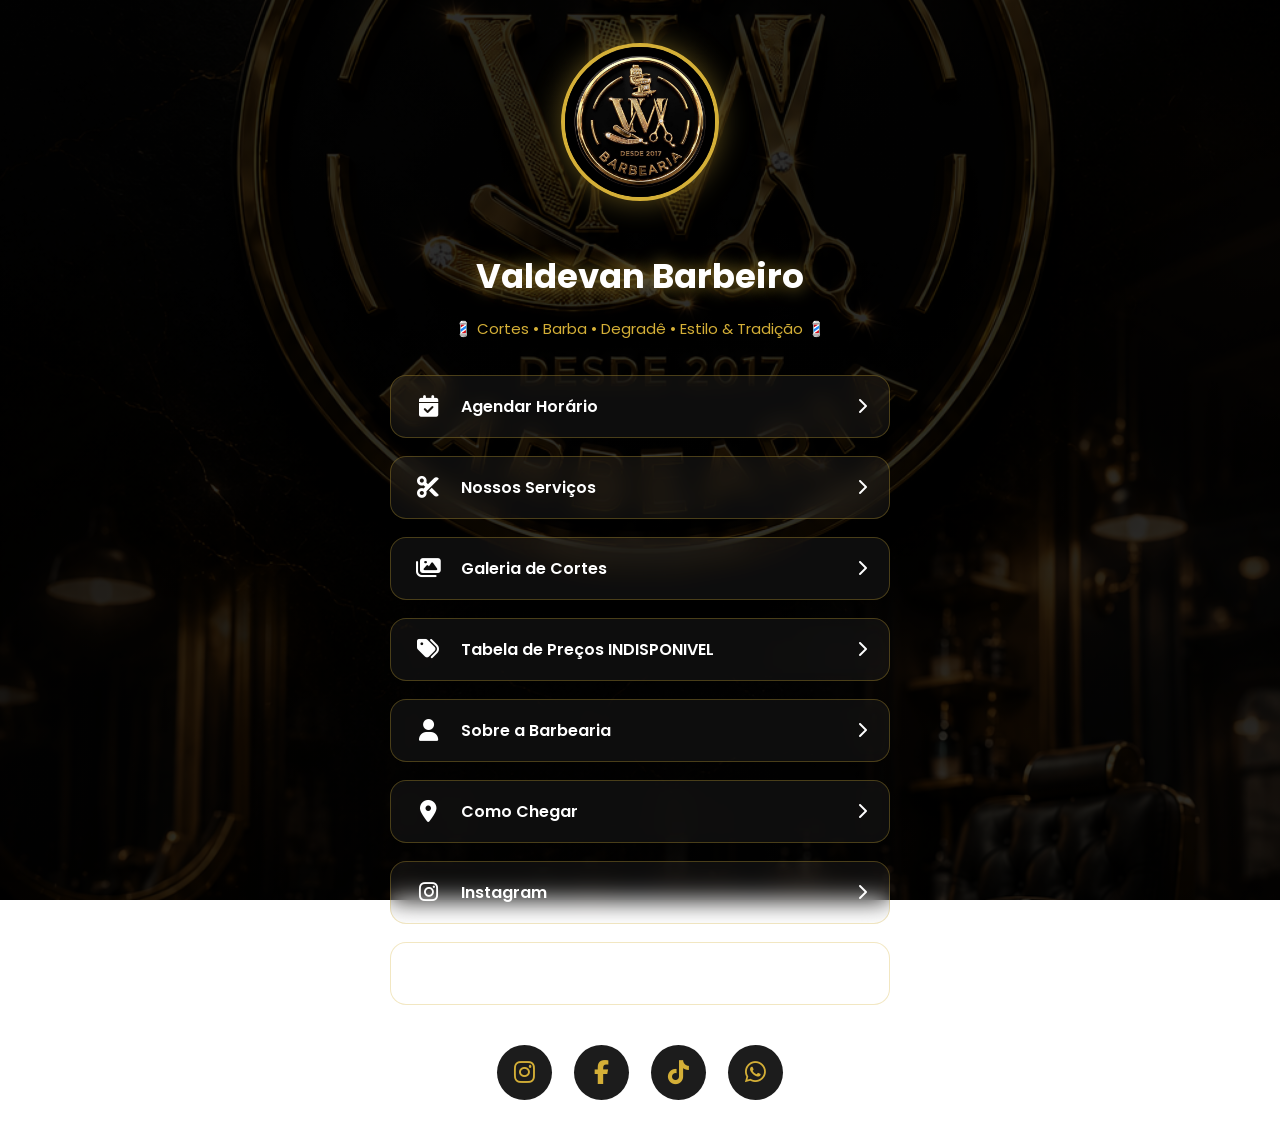
<file: index.html>
<!DOCTYPE html>
<html lang="pt-BR">

<head>

<meta charset="UTF-8">
<meta name="viewport" content="width=device-width, initial-scale=1.0">

<title>Valdevan Barbeiro | Estilo & Tradição</title>

<link rel="stylesheet" href="style.css">

<link rel="preconnect" href="https://fonts.googleapis.com">
<link rel="preconnect" href="https://fonts.gstatic.com">

<link href="https://fonts.googleapis.com/css2?family=Poppins:wght@300;400;500;600;700&display=swap" rel="stylesheet">

<link rel="stylesheet"
href="https://cdnjs.cloudflare.com/ajax/libs/font-awesome/6.5.2/css/all.min.css">

</head>

<body>
    

<div class="container">

    <img src="logo/logo-barbearia.jpeg" class="logo" alt="Logo Barbearia do Henrique">

    <h1>Valdevan Barbeiro</h1>

    <p>💈 Cortes • Barba • Degradê • Estilo & Tradição 💈</p>

    <div class="links">

        <a href="agendar.html" class="card">

            <i class="fa-solid fa-calendar-check"></i>

            <span>Agendar Horário</span>

            <i class="fa-solid fa-chevron-right seta"></i>

        </a>

        <a href="servicos.html" class="card">

            <i class="fa-solid fa-scissors"></i>

            <span>Nossos Serviços</span>

            <i class="fa-solid fa-chevron-right seta"></i>

        </a>

        <a href="galeria.html" class="card">

            <i class="fa-solid fa-images"></i>

            <span>Galeria de Cortes</span>

            <i class="fa-solid fa-chevron-right seta"></i>

        </a>

        <a href="#" class="card">

            <i class="fa-solid fa-tags"></i>

            <span>Tabela de Preços INDISPONIVEL</span>

            <i class="fa-solid fa-chevron-right seta"></i>

        </a>

        <a href="sobre.html" class="card">

            <i class="fa-solid fa-user"></i>

            <span>Sobre a Barbearia</span>

            <i class="fa-solid fa-chevron-right seta"></i>

        </a>

        <a href="https://maps.google.com" target="_blank" class="card">

            <i class="fa-solid fa-location-dot"></i>

            <span>Como Chegar</span>

            <i class="fa-solid fa-chevron-right seta"></i>

        </a>

        <a href="https://www.instagram.com/valdevan_lopes28?igsh=MWZyZjg0bXQ1OTB1OQ==" target="_blank" class="card">

            <i class="fa-brands fa-instagram"></i>

            <span>Instagram</span>

            <i class="fa-solid fa-chevron-right seta"></i>

        </a>

        <a href="https://wa.me/5588997175584" target="_blank" class="card">

            <i class="fa-brands fa-whatsapp"></i>

            <span>Agendar pelo WhatsApp</span>

            <i class="fa-solid fa-chevron-right seta"></i>

        </a>

    </div>

    <div class="social">

        <a href="https://www.instagram.com/valdevan_lopes28?igsh=MWZyZjg0bXQ1OTB1OQ==" target="_blank">
            <i class="fab fa-instagram"></i>
        </a>

        <a href="https://facebook.com" target="_blank">
            <i class="fab fa-facebook-f"></i>
        </a>

        <a href="https://tiktok.com" target="_blank">
            <i class="fab fa-tiktok"></i>
        </a>

        <a href="https://wa.me/5588999999999" target="_blank">
            <i class="fab fa-whatsapp"></i>
        </a>

    </div>

</div>

<script src="script.js"></script>

</body>
</html>
</file>
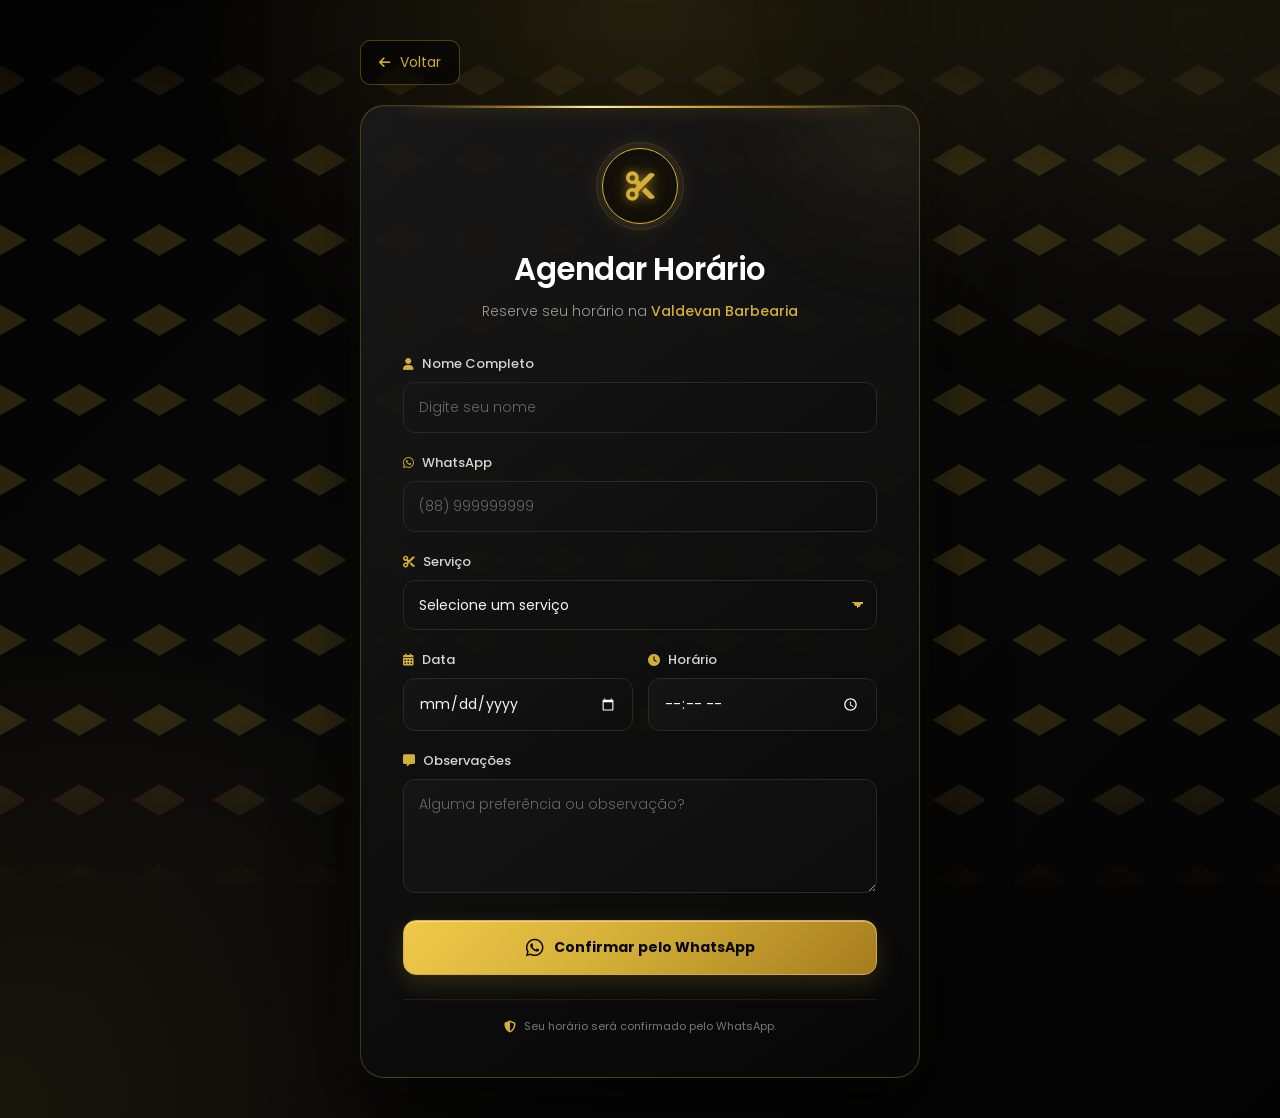
<file: agendar.html>
<!DOCTYPE html>
<html lang="pt-BR">

<head>

    <meta charset="UTF-8">
    <meta name="viewport" content="width=device-width, initial-scale=1.0">

    <title>Agendar Horário | Valdevan Barbeiro</title>

    <link rel="stylesheet" href="agendar.css">

    <!-- Google Fonts -->
    <link rel="preconnect" href="https://fonts.googleapis.com">

    <link href="https://fonts.googleapis.com/css2?family=Poppins:wght@300;400;500;600;700&display=swap"
        rel="stylesheet">

    <!-- Font Awesome -->
    <link rel="stylesheet"
        href="https://cdnjs.cloudflare.com/ajax/libs/font-awesome/6.5.2/css/all.min.css">

</head>

<body>

    <div class="container">

        <!-- VOLTAR -->
        <div class="voltar">

            <button onclick="history.back()">

                <i class="fa-solid fa-arrow-left"></i>

                Voltar

            </button>

        </div>


        <!-- CARD -->
        <div class="card">

            <!-- ÍCONE -->
            <div class="logo-icon">

                <i class="fa-solid fa-scissors"></i>

            </div>


            <h1>Agendar Horário</h1>

            <p>
                Reserve seu horário na
                <strong>Valdevan Barbearia</strong>
            </p>


            <!-- FORMULÁRIO -->
            <form id="formulario">


                <!-- NOME -->
                <div class="input-box">

                    <label for="nome">
                        <i class="fa-solid fa-user"></i>
                        Nome Completo
                    </label>

                    <input
                        type="text"
                        id="nome"
                        placeholder="Digite seu nome"
                        required
                    >

                </div>


                <!-- WHATSAPP -->
                <div class="input-box">

                    <label for="telefone">

                        <i class="fa-brands fa-whatsapp"></i>

                        WhatsApp

                    </label>

                    <input
                        type="tel"
                        id="telefone"
                        placeholder="(88) 999999999"
                        required
                    >

                </div>


                <!-- SERVIÇO -->
                <div class="input-box">

                    <label for="servico">

                        <i class="fa-solid fa-scissors"></i>

                        Serviço

                    </label>

                    <select id="servico" required>

                        <option value="" disabled selected>
                            Selecione um serviço
                        </option>

                        <option value="Corte Masculino ">
                            Corte 
                        </option>

                        <option value="Corte + Barba">
                            Corte + Barba
                        </option>

                        <option value="Barba - R$ 25,00">
                            Barba 
                        </option>

                        <option value="Corte + Sobrancelha - R$ 45,00">
                            Corte + Sobrancelha 
                        </option>

                        <option value="Barba + Sobrancelha - R$ 35,00">
                            Barba + Sobrancelha
                        </option>

                        <option value="Corte + Barba + Sobrancelha - R$ 65,00">
                            Corte + Barba + Sobrancelha 
                        </option>

                    </select>

                </div>


                <!-- DATA + HORÁRIO -->
                <div class="dupla">


                    <!-- DATA -->
                    <div class="input-box">

                        <label for="data">

                            <i class="fa-solid fa-calendar-days"></i>

                            Data

                        </label>

                        <input
                            type="date"
                            id="data"
                            required
                        >

                    </div>


                    <!-- HORÁRIO -->
                    <div class="input-box">

                        <label for="hora">

                            <i class="fa-solid fa-clock"></i>

                            Horário

                        </label>

                        <input
                            type="time"
                            id="hora"
                            required
                        >

                    </div>

                </div>


                <!-- OBSERVAÇÕES -->
                <div class="input-box">

                    <label for="obs">

                        <i class="fa-solid fa-message"></i>

                        Observações

                    </label>

                    <textarea
                        id="obs"
                        rows="4"
                        placeholder="Alguma preferência ou observação?"
                    ></textarea>

                </div>


                <!-- BOTÃO WHATSAPP -->
                <button
                    type="button"
                    onclick="agendarWhatsApp()"
                    class="btn-whatsapp"
                >

                    <i class="fa-brands fa-whatsapp"></i>

                    Confirmar pelo WhatsApp

                </button>


            </form>


            <!-- RODAPÉ DO CARD -->
            <div class="info">

                <i class="fa-solid fa-shield-halved"></i>

                Seu horário será confirmado pelo WhatsApp.

            </div>

        </div>

    </div>


    <!-- JAVASCRIPT -->

    <script src="agendar.js"></script>

</body>

</html>
</file>
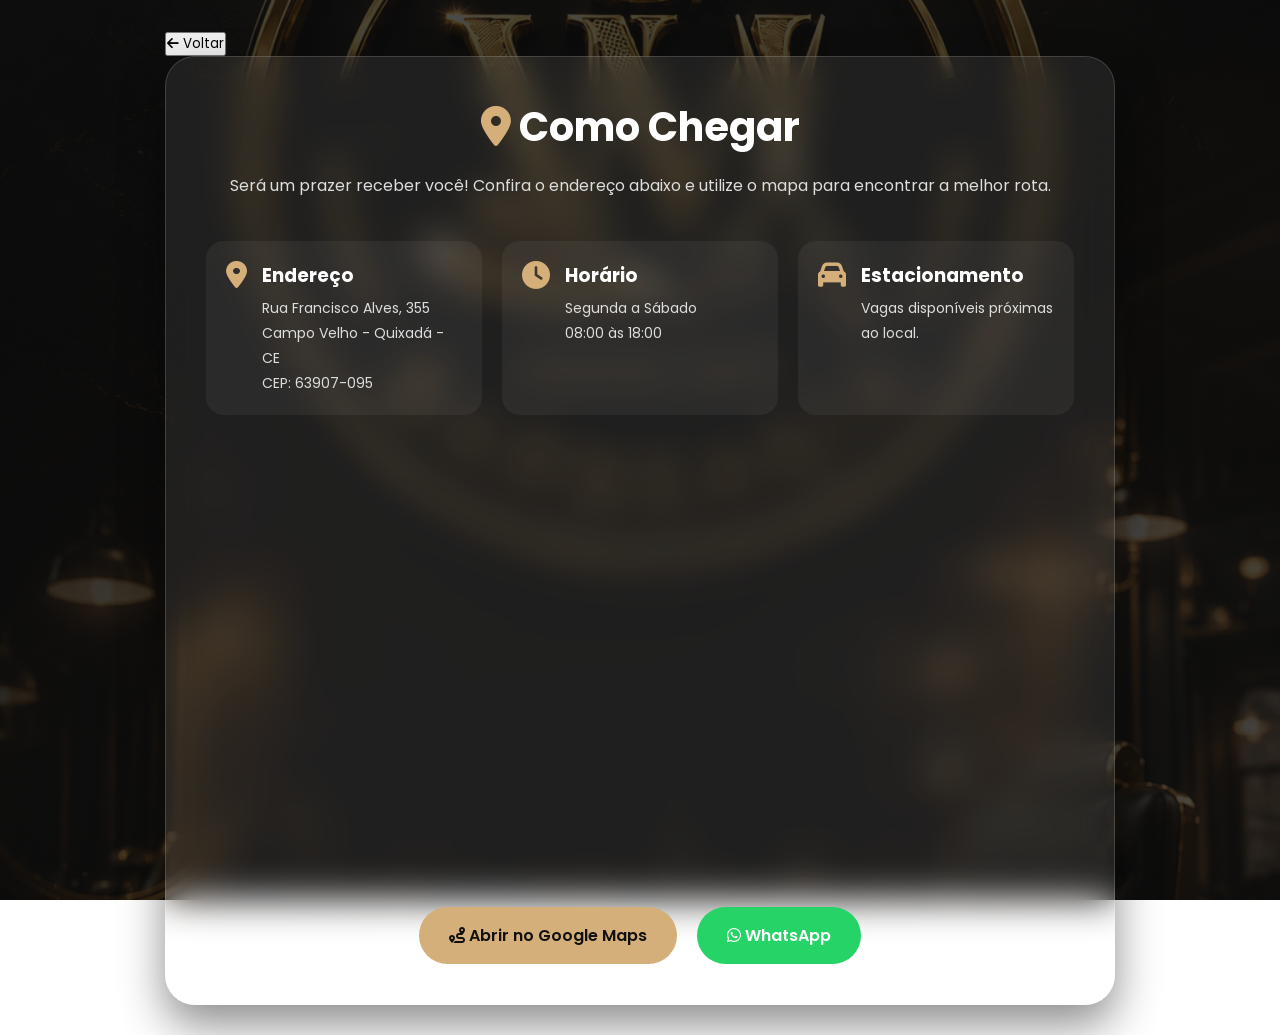
<file: como-chegar.html>
<!DOCTYPE html>
<html lang="pt-BR">

<head>

<meta charset="UTF-8">
<meta name="viewport" content="width=device-width, initial-scale=1.0">

<title>Como Chegar | Valdevan Barbeiro</title>

<link rel="stylesheet" href="como-chegar.css">

<link rel="preconnect" href="https://fonts.googleapis.com">

<link href="https://fonts.googleapis.com/css2?family=Poppins:wght@300;400;500;600;700&display=swap" rel="stylesheet">

<link rel="stylesheet"
href="https://cdnjs.cloudflare.com/ajax/libs/font-awesome/6.5.2/css/all.min.css">

</head>

<body>

<div class="container">

    <div class="voltar">

    <button onclick="history.back()">
        <i class="fa-solid fa-arrow-left"></i>
        Voltar
    </button>

</div>

    <div class="card">

        <h1><i class="fa-solid fa-location-dot"></i> Como Chegar</h1>

        <p>
            Será um prazer receber você!
            Confira o endereço abaixo e utilize o mapa para encontrar a melhor rota.
        </p>

        <div class="informacoes">

            <div class="item">

                <i class="fa-solid fa-location-dot"></i>

                <div>
                    <h3>Endereço</h3>
                    <span>
                        Rua Francisco Alves, 355<br>
                        Campo Velho - Quixadá - CE<br>
                        CEP: 63907-095
                    </span>
                </div>

            </div>

            <div class="item">

                <i class="fa-solid fa-clock"></i>

                <div>
                    <h3>Horário</h3>
                    <span>Segunda a Sábado<br>08:00 às 18:00</span>
                </div>

            </div>

            <div class="item">

                <i class="fa-solid fa-car"></i>

                <div>
                    <h3>Estacionamento</h3>
                    <span>Vagas disponíveis próximas ao local.</span>
                </div>

            </div>

        </div>

        <div class="mapa">

            <iframe
                src="https://maps.google.com/maps?q=Rua%20Francisco%20Alves,%20355,%20Campo%20Velho,%20Quixad%C3%A1,%20CE,%2063907-095&output=embed"
                loading="lazy"
                allowfullscreen>
            </iframe>

        </div>

        <div class="botoes">

            <a href="https://maps.google.com/maps/place/R.+Francisco+Alves,+355+-+Campo+Velho,+Quixad%C3%A1+-+CE,+63907-095/data=!4m2!3m1!1s0x7be9f981e97de1b:0xc5ae757cb65545ae?entry=s&sa=X&ved=1t:78214&hl=pt&ictx=111"
               target="_blank">

                <i class="fa-solid fa-route"></i>

                Abrir no Google Maps

            </a>

            <a href="https://wa.me/5599999999999"
               target="_blank"
               class="whatsapp">

                <i class="fa-brands fa-whatsapp"></i>

                WhatsApp

            </a>

        </div>

    </div>

</div>

<script src="como-chegar.js"></script>

</body>

</html>
</file>
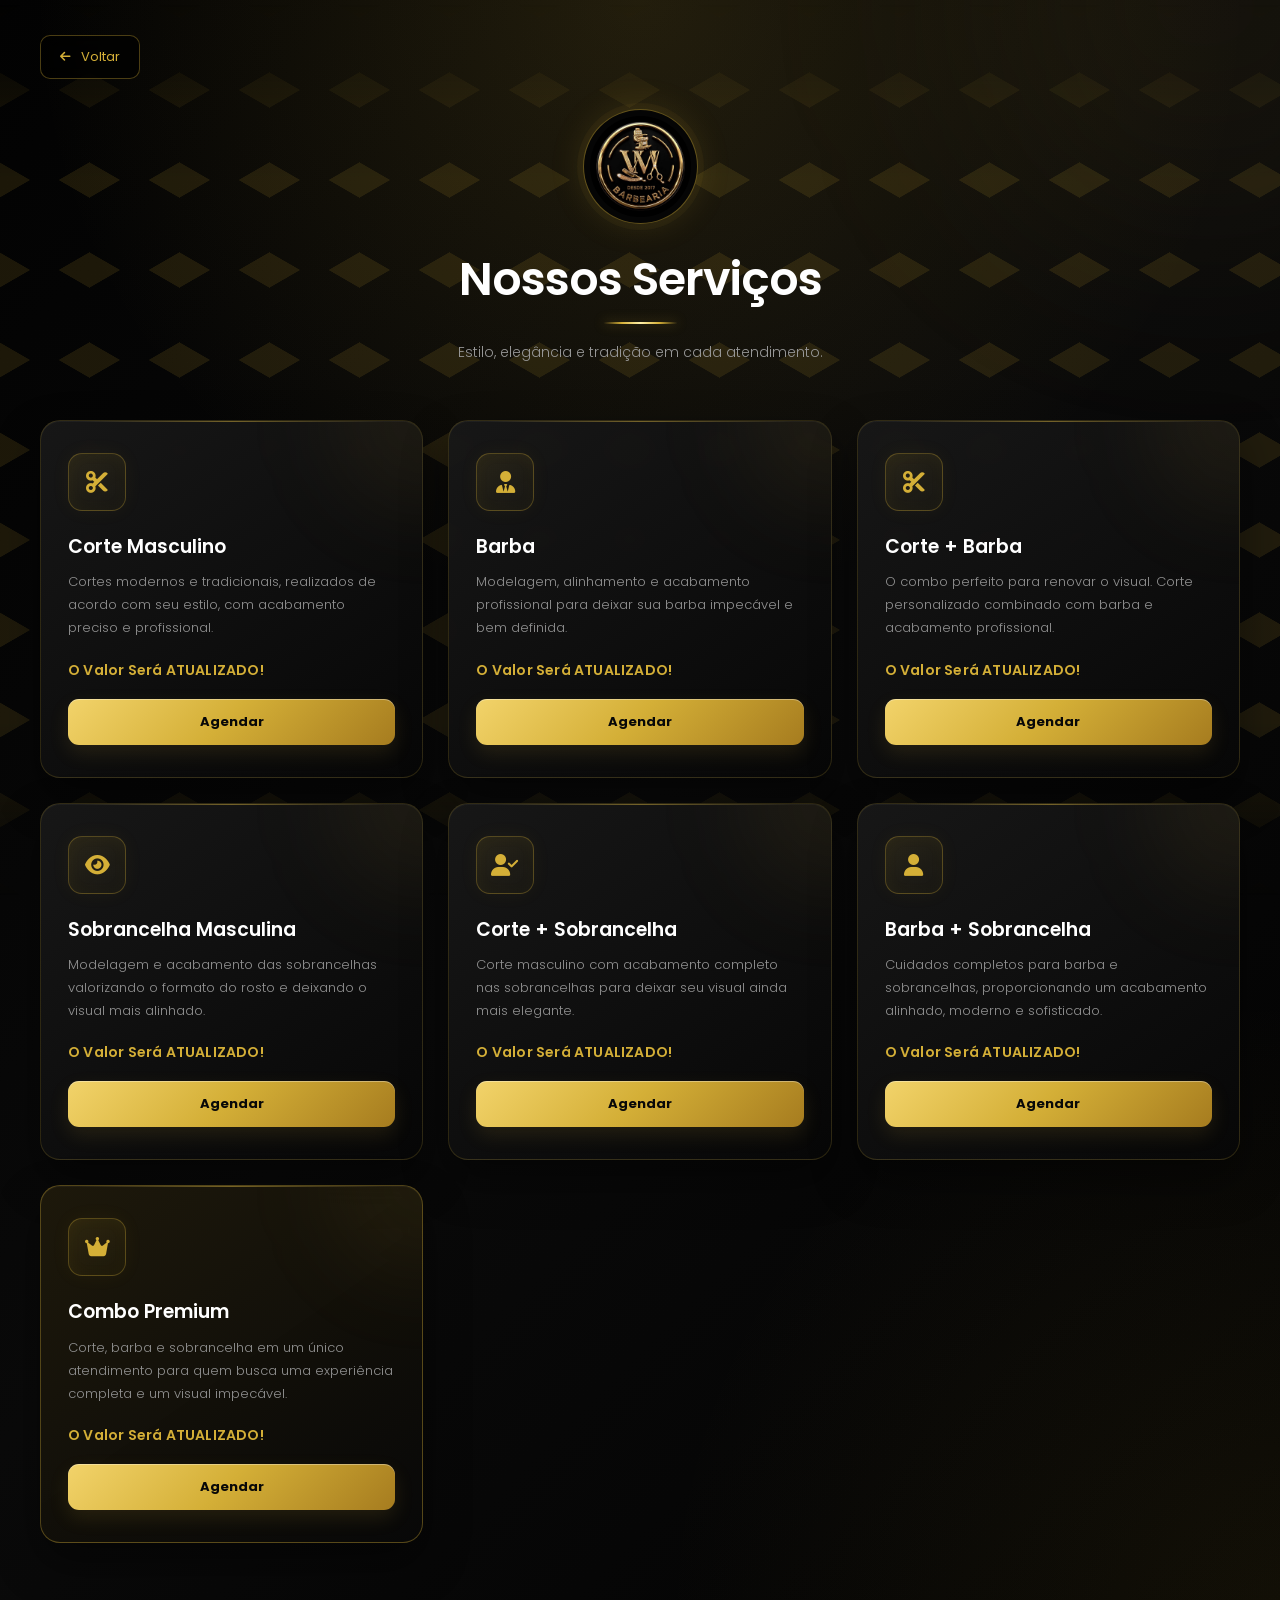
<file: servicos.html>
<!DOCTYPE html>
<html lang="pt-BR">

<head>

<meta charset="UTF-8">
<meta name="viewport" content="width=device-width, initial-scale=1.0">

<title>Serviços | Valdevan Barbeiro</title>

<link rel="stylesheet" href="servicos.css">

<link rel="preconnect" href="https://fonts.googleapis.com">

<link href="https://fonts.googleapis.com/css2?family=Poppins:wght@300;400;500;600;700&display=swap" rel="stylesheet">

<link rel="stylesheet"
href="https://cdnjs.cloudflare.com/ajax/libs/font-awesome/6.5.2/css/all.min.css">

</head>

<!-- ==============================
     BOTÃO VOLTAR
============================== -->

<div class="voltar">

    <button onclick="history.back()">

        <i class="fa-solid fa-arrow-left"></i>

        Voltar

    </button>

</div>


<!-- ==============================
     CABEÇALHO
============================== -->

<header>

    <img
        src="logo/logo-barbearia.jpeg"
        class="logo"
        alt="Logo Valdevan Barbearia"
    >

    <h1>Nossos Serviços</h1>

    <p>
        Estilo, elegância e tradição em cada atendimento.
    </p>

</header>


<!-- ==============================
     SERVIÇOS
============================== -->

<div class="servicos">


    <!-- CORTE MASCULINO -->

    <div class="card">

        <i class="fa-solid fa-scissors"></i>

        <h2>Corte Masculino</h2>

        <p>
            Cortes modernos e tradicionais,
            realizados de acordo com seu estilo,
            com acabamento preciso e profissional.
        </p>

        <span>
           O Valor Será ATUALIZADO!
        </span>

        <a href="agendar.html">
            Agendar
        </a>

    </div>


    <!-- BARBA -->

    <div class="card">

        <i class="fa-solid fa-user-tie"></i>

        <h2>Barba</h2>

        <p>
            Modelagem, alinhamento e acabamento
            profissional para deixar sua barba
            impecável e bem definida.
        </p>

        <span>
            O Valor Será ATUALIZADO!
        </span>

        <a href="agendar.html">
            Agendar
        </a>

    </div>


    <!-- CORTE + BARBA -->

    <div class="card">

        <i class="fa-solid fa-scissors"></i>

        <h2>Corte + Barba</h2>

        <p>
            O combo perfeito para renovar o visual.
            Corte personalizado combinado com
            barba e acabamento profissional.
        </p>

        <span>
           O Valor Será ATUALIZADO!
        </span>

        <a href="agendar.html">
            Agendar
        </a>

    </div>


    <!-- SOBRANCELHA -->

    <div class="card">

        <i class="fa-solid fa-eye"></i>

        <h2>Sobrancelha Masculina</h2>

        <p>
            Modelagem e acabamento das sobrancelhas
            valorizando o formato do rosto e deixando
            o visual mais alinhado.
        </p>

        <span>
            O Valor Será ATUALIZADO!
        </span>

        <a href="agendar.html">
            Agendar
        </a>

    </div>


    <!-- CORTE + SOBRANCELHA -->

    <div class="card">

        <i class="fa-solid fa-user-check"></i>

        <h2>Corte + Sobrancelha</h2>

        <p>
            Corte masculino com acabamento completo
            nas sobrancelhas para deixar seu visual
            ainda mais elegante.
        </p>

        <span>
            O Valor Será ATUALIZADO!
        </span>

        <a href="agendar.html">
            Agendar
        </a>

    </div>


    <!-- BARBA + SOBRANCELHA -->

    <div class="card">

        <i class="fa-solid fa-user"></i>

        <h2>Barba + Sobrancelha</h2>

        <p>
            Cuidados completos para barba e sobrancelhas,
            proporcionando um acabamento alinhado,
            moderno e sofisticado.
        </p>

        <span>
            O Valor Será ATUALIZADO!
        </span>

        <a href="agendar.html">
            Agendar
        </a>

    </div>


    <!-- COMBO PREMIUM -->

    <div class="card">

        <i class="fa-solid fa-crown"></i>

        <h2>Combo Premium</h2>

        <p>
            Corte, barba e sobrancelha em um único
            atendimento para quem busca uma experiência
            completa e um visual impecável.
        </p>

        <span>
            O Valor Será ATUALIZADO!
        </span>

        <a href="agendar.html">
            Agendar
        </a>

    </div>

</div>
</file>
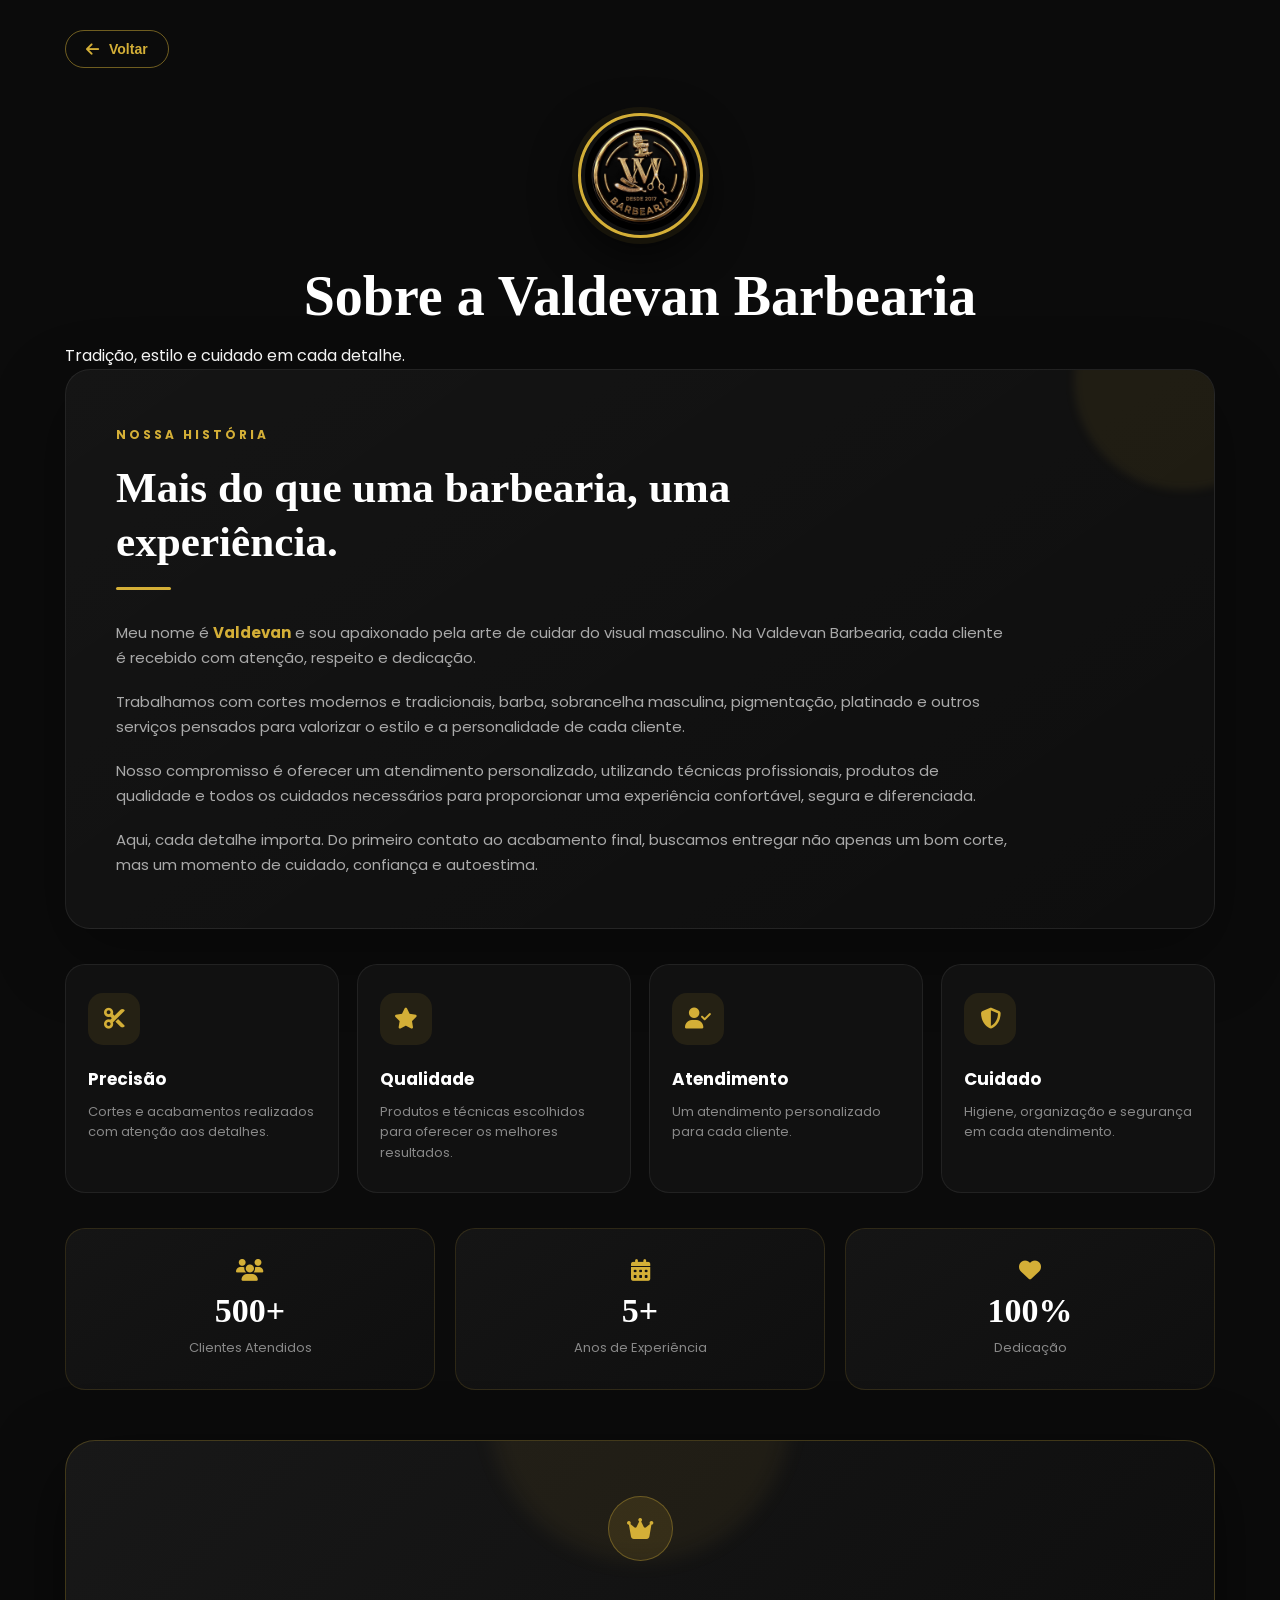
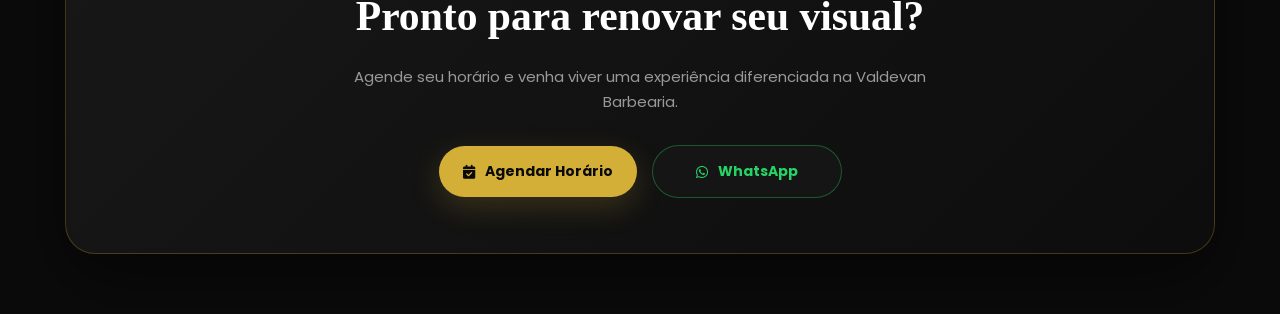
<file: sobre.html>
<!DOCTYPE html>
<html lang="pt-BR">

<head>

<meta charset="UTF-8">
<meta name="viewport" content="width=device-width, initial-scale=1.0">

<title>Sobre Mim | Valdevan</title>

<link rel="stylesheet" href="sobre.css">

<link rel="preconnect" href="https://fonts.googleapis.com">

<link href="https://fonts.googleapis.com/css2?family=Poppins:wght@300;400;500;600;700&display=swap" rel="stylesheet">

<link rel="stylesheet"
href="https://cdnjs.cloudflare.com/ajax/libs/font-awesome/6.5.2/css/all.min.css">

</head>

<!-- ==============================
     BOTÃO VOLTAR
============================== -->

<div class="voltar">

    <button onclick="history.back()">

        <i class="fa-solid fa-arrow-left"></i>

        Voltar

    </button>

</div>


<!-- ==============================
     CABEÇALHO
============================== -->

<header>

    <img
        src="logo/logo-barbearia.jpeg"
        class="logo"
        alt="Valdevan Barbearia"
    >

    <h1>Sobre a Valdevan Barbearia</h1>

    <p>
        Tradição, estilo e cuidado em cada detalhe.
    </p>

</header>


<!-- ==============================
     SOBRE
============================== -->

<section class="sobre">

    <div class="sobre-conteudo">

        <span class="subtitulo">
            NOSSA HISTÓRIA
        </span>

        <h2>
            Mais do que uma barbearia,
            uma experiência.
        </h2>

        <p>
            Meu nome é <strong>Valdevan</strong> e sou apaixonado
            pela arte de cuidar do visual masculino.
            Na Valdevan Barbearia, cada cliente é recebido
            com atenção, respeito e dedicação.
        </p>

        <p>
            Trabalhamos com cortes modernos e tradicionais,
            barba, sobrancelha masculina, pigmentação,
            platinado e outros serviços pensados para
            valorizar o estilo e a personalidade de cada cliente.
        </p>

        <p>
            Nosso compromisso é oferecer um atendimento
            personalizado, utilizando técnicas profissionais,
            produtos de qualidade e todos os cuidados necessários
            para proporcionar uma experiência confortável,
            segura e diferenciada.
        </p>

        <p>
            Aqui, cada detalhe importa. Do primeiro contato
            ao acabamento final, buscamos entregar não apenas
            um bom corte, mas um momento de cuidado,
            confiança e autoestima.
        </p>

    </div>


    <!-- ==============================
         DIFERENCIAIS
    ============================== -->

    <div class="diferenciais">

        <div class="diferencial">

            <i class="fa-solid fa-scissors"></i>

            <strong>
                Precisão
            </strong>

            <span>
                Cortes e acabamentos realizados
                com atenção aos detalhes.
            </span>

        </div>


        <div class="diferencial">

            <i class="fa-solid fa-star"></i>

            <strong>
                Qualidade
            </strong>

            <span>
                Produtos e técnicas escolhidos
                para oferecer os melhores resultados.
            </span>

        </div>


        <div class="diferencial">

            <i class="fa-solid fa-user-check"></i>

            <strong>
                Atendimento
            </strong>

            <span>
                Um atendimento personalizado
                para cada cliente.
            </span>

        </div>


        <div class="diferencial">

            <i class="fa-solid fa-shield-halved"></i>

            <strong>
                Cuidado
            </strong>

            <span>
                Higiene, organização e segurança
                em cada atendimento.
            </span>

        </div>

    </div>


    <!-- ==============================
         ESTATÍSTICAS
    ============================== -->

    <div class="estatisticas">

        <div class="estatistica">

            <i class="fa-solid fa-users"></i>

            <strong>
                500+
            </strong>

            <span>
                Clientes Atendidos
            </span>

        </div>


        <div class="estatistica">

            <i class="fa-solid fa-calendar-days"></i>

            <strong>
                5+
            </strong>

            <span>
                Anos de Experiência
            </span>

        </div>


        <div class="estatistica">

            <i class="fa-solid fa-heart"></i>

            <strong>
                100%
            </strong>

            <span>
                Dedicação
            </span>

        </div>

    </div>


    <!-- ==============================
         CTA
    ============================== -->

    <div class="sobre-cta">

        <div class="cta-icon">

            <i class="fa-solid fa-crown"></i>

        </div>

        <h2>
            Pronto para renovar seu visual?
        </h2>

        <p>
            Agende seu horário e venha viver
            uma experiência diferenciada na
            Valdevan Barbearia.
        </p>

        <div class="cta-botoes">

            <a href="agendar.html" class="btn-agendar">

                <i class="fa-solid fa-calendar-check"></i>

                Agendar Horário

            </a>


            <a
                href="https://wa.me/5588997175584"
                target="_blank"
                class="btn-whatsapp"
            >

                <i class="fa-brands fa-whatsapp"></i>

                WhatsApp

            </a>

        </div>

    </div>

</section>
</file>
<file: style.css>
Será que já vai no Instagram né mas e agina pelo WhatsApp esse vídeo ou amanhã talvez se não for concluído esquece o carregador está descarregado isso já fiz a parte que entrava cada botãozinho disso aqui uma página diferente tipo o agendar né você clica e agenda tipo vai pra uma página de agenda e tal aí galera quiser colocar fotada do teus cofres né tipo o serviço tu faz depois tu atualiza né aí sobre a barraria derecho aí da Whatsapp decide oi beleza não tem mais mas beleza o senhor me traz agradecer agora*{
    margin:0;
    padding:0;
    box-sizing:border-box;
}

body{
    font-family:'Poppins',sans-serif;
    min-height:100vh;
    display:flex;
    justify-content:center;
    align-items:center;
    overflow-x:hidden;

    background:
    linear-gradient(rgba(0,0,0,.82),rgba(0,0,0,.82)),
    url("logo/bg.png");

    background-size:cover;
    background-position:center;
    background-attachment:fixed;
}

.container{
    width:100%;
    max-width:500px;
    text-align:center;
    padding:35px 20px;
}

.logo{
    width:150px;
    height:150px;
    border-radius:50%;
    object-fit:cover;
    border:4px solid #d4af37;
    box-shadow:0 0 30px rgba(212,175,55,.45);
    margin-bottom:20px;
}

h1{
    color:#fff;
    font-size:34px;
    font-weight:700;
    margin-bottom:8px;
}

p{
    color:#d4af37;
    margin-bottom:35px;
    font-size:15px;
}

.links{
    display:flex;
    flex-direction:column;
    gap:18px;
}

.card{
    display:flex;
    justify-content:space-between;
    align-items:center;

    text-decoration:none;

    background:rgba(255,255,255,.05);

    border:1px solid rgba(212,175,55,.30);

    backdrop-filter:blur(12px);

    color:#fff;

    padding:18px 22px;

    border-radius:16px;

    transition:.35s;
}

.card:hover{

    transform:translateY(-5px) scale(1.02);

    background:#d4af37;

    color:#111;

    box-shadow:0 15px 35px rgba(212,175,55,.35);
}

.card i:first-child{

    font-size:22px;
    width:30px;
}

.card span{

    flex:1;
    margin-left:18px;
    text-align:left;
    font-weight:600;
}

.seta{

    transition:.3s;
}

.card:hover .seta{

    transform:translateX(8px);
}

.social{

    display:flex;
    justify-content:center;
    gap:22px;
    margin-top:40px;
}

.social a{

    width:55px;
    height:55px;

    border-radius:50%;

    display:flex;
    justify-content:center;
    align-items:center;

    background:#1c1c1c;

    color:#d4af37;

    text-decoration:none;

    font-size:24px;

    transition:.35s;
}

.social a:hover{

    background:#d4af37;

    color:#111;

    transform:translateY(-8px) rotate(360deg);

    box-shadow:0 10px 30px rgba(212,175,55,.45);
}

@media(max-width:600px){

.logo{

    width:120px;
    height:120px;

}

h1{

    font-size:28px;

}

.card{

    padding:16px;

}

}
</file>
<file: agendar.css>
/* =========================================================
   WX BARBEARIA
   AGENDAR HORÁRIO
   IDENTIDADE: PRETO + DOURADO
========================================================= */


/* =========================================================
   RESET
========================================================= */

* {
    margin: 0;
    padding: 0;
    box-sizing: border-box;
}


/* =========================================================
   BODY
========================================================= */

body {

    min-height: 100vh;

    font-family: 'Poppins', sans-serif;

    color: #f5f5f5;

    background:

        radial-gradient(
            circle at 50% 0%,
            rgba(212, 175, 55, 0.14),
            transparent 35%
        ),

        radial-gradient(
            circle at 0% 100%,
            rgba(212, 175, 55, 0.08),
            transparent 30%
        ),

        linear-gradient(
            135deg,
            #020202 0%,
            #090909 45%,
            #030303 100%
        );

    display: flex;

    justify-content: center;

    align-items: center;

    padding: 40px 20px;

    overflow-x: hidden;

    position: relative;
}


/* =========================================================
   TEXTURA DE FUNDO
========================================================= */

body::before {

    content: "";

    position: fixed;

    inset: 0;

    pointer-events: none;

    opacity: 0.18;

    background-image:

        linear-gradient(
            30deg,
            #d4af37 12%,
            transparent 12.5%,
            transparent 87%,
            #d4af37 87.5%
        ),

        linear-gradient(
            150deg,
            #d4af37 12%,
            transparent 12.5%,
            transparent 87%,
            #d4af37 87.5%
        );

    background-size: 80px 80px;

    mask-image: linear-gradient(
        to bottom,
        transparent,
        black 20%,
        black 80%,
        transparent
    );

    z-index: -2;
}


/* =========================================================
   EFEITO DE LUZ
========================================================= */

body::after {

    content: "";

    position: fixed;

    width: 500px;

    height: 500px;

    border-radius: 50%;

    background: rgba(212, 175, 55, 0.08);

    filter: blur(120px);

    top: -250px;

    right: -180px;

    pointer-events: none;

    z-index: -1;
}


/* =========================================================
   CONTAINER
========================================================= */

.container {

    width: 100%;

    max-width: 560px;

    position: relative;

    animation: aparecer 0.8s ease forwards;
}


/* =========================================================
   ANIMAÇÃO
========================================================= */

@keyframes aparecer {

    from {

        opacity: 0;

        transform: translateY(30px);

    }

    to {

        opacity: 1;

        transform: translateY(0);

    }

}


/* =========================================================
   VOLTAR
========================================================= */

.voltar {

    margin-bottom: 20px;
}


.voltar button {

    display: inline-flex;

    align-items: center;

    gap: 10px;

    padding: 11px 18px;

    border: 1px solid rgba(212, 175, 55, 0.35);

    border-radius: 10px;

    background: rgba(0, 0, 0, 0.55);

    color: #d4af37;

    font-family: 'Poppins', sans-serif;

    font-size: 14px;

    cursor: pointer;

    transition: all 0.3s ease;

    backdrop-filter: blur(10px);
}


.voltar button i {

    font-size: 13px;

}


.voltar button:hover {

    color: #fff;

    border-color: #d4af37;

    background: rgba(212, 175, 55, 0.12);

    transform: translateX(-4px);

    box-shadow:
        0 0 15px rgba(212, 175, 55, 0.15);
}


/* =========================================================
   CARD
========================================================= */

.card {

    position: relative;

    padding: 42px;

    border-radius: 24px;

    background:

        linear-gradient(
            145deg,
            rgba(25, 25, 25, 0.96),
            rgba(7, 7, 7, 0.97)
        );

    border: 1px solid rgba(212, 175, 55, 0.28);

    box-shadow:

        0 30px 80px rgba(0, 0, 0, 0.75),

        inset 0 1px 0 rgba(255, 255, 255, 0.05),

        0 0 40px rgba(212, 175, 55, 0.05);

    backdrop-filter: blur(18px);

    overflow: hidden;
}


/* =========================================================
   LINHA DOURADA SUPERIOR
========================================================= */

.card::before {

    content: "";

    position: absolute;

    top: 0;

    left: 8%;

    width: 84%;

    height: 2px;

    background:

        linear-gradient(
            90deg,
            transparent,
            #8f6b20,
            #fff1a8,
            #d4af37,
            #8f6b20,
            transparent
        );

    box-shadow:
        0 0 15px rgba(212, 175, 55, 0.55);
}


/* =========================================================
   BRILHO INTERNO
========================================================= */

.card::after {

    content: "";

    position: absolute;

    width: 220px;

    height: 220px;

    top: -120px;

    right: -100px;

    border-radius: 50%;

    background: rgba(212, 175, 55, 0.08);

    filter: blur(60px);

    pointer-events: none;
}


/* =========================================================
   ÍCONE PRINCIPAL
========================================================= */

.logo-icon {

    width: 76px;

    height: 76px;

    margin: 0 auto 22px;

    display: flex;

    align-items: center;

    justify-content: center;

    border-radius: 50%;

    border: 1px solid #d4af37;

    background:

        radial-gradient(
            circle,
            #29200a,
            #080808 70%
        );

    box-shadow:

        0 0 0 5px rgba(212, 175, 55, 0.05),

        0 0 25px rgba(212, 175, 55, 0.18),

        inset 0 0 20px rgba(212, 175, 55, 0.08);

    position: relative;

    z-index: 2;
}


.logo-icon::before {

    content: "";

    position: absolute;

    inset: -7px;

    border-radius: 50%;

    border: 1px solid rgba(212, 175, 55, 0.18);

}


.logo-icon i {

    font-size: 29px;

    color: #d4af37;

    text-shadow:

        0 0 8px rgba(212, 175, 55, 0.45),

        0 0 20px rgba(212, 175, 55, 0.2);

}


/* =========================================================
   TÍTULO
========================================================= */

.card h1 {

    text-align: center;

    font-size: 31px;

    font-weight: 600;

    letter-spacing: -0.5px;

    color: #ffffff;

    margin-bottom: 8px;
}


/* =========================================================
   SUBTÍTULO
========================================================= */

.card > p {

    text-align: center;

    color: #9b9b9b;

    font-size: 14px;

    margin-bottom: 32px;

    font-weight: 300;
}


.card > p strong {

    color: #d4af37;

    font-weight: 500;
}


/* =========================================================
   INPUT BOX
========================================================= */

.input-box {

    margin-bottom: 20px;

    position: relative;
}


/* =========================================================
   LABEL
========================================================= */

.input-box label {

    display: flex;

    align-items: center;

    gap: 8px;

    margin-bottom: 8px;

    color: #d5d5d5;

    font-size: 13px;

    font-weight: 500;
}


.input-box label i {

    color: #d4af37;

    font-size: 12px;
}


/* =========================================================
   INPUT / SELECT / TEXTAREA
========================================================= */

.input-box input,
.input-box select,
.input-box textarea {

    width: 100%;

    border: 1px solid #292929;

    border-radius: 12px;

    padding: 14px 15px;

    background:

        linear-gradient(
            145deg,
            #151515,
            #0d0d0d
        );

    color: #f5f5f5;

    font-family: 'Poppins', sans-serif;

    font-size: 14px;

    outline: none;

    transition:

        border-color 0.3s ease,

        box-shadow 0.3s ease,

        background 0.3s ease;
}


/* =========================================================
   PLACEHOLDER
========================================================= */

.input-box input::placeholder,
.input-box textarea::placeholder {

    color: #666;

    font-weight: 300;
}


/* =========================================================
   FOCUS
========================================================= */

.input-box input:focus,
.input-box select:focus,
.input-box textarea:focus {

    border-color: #d4af37;

    background: #111;

    box-shadow:

        0 0 0 3px rgba(212, 175, 55, 0.08),

        0 0 20px rgba(212, 175, 55, 0.08);
}


/* =========================================================
   SELECT
========================================================= */

.input-box select {

    cursor: pointer;

    appearance: none;

    background-image:

        linear-gradient(45deg, transparent 50%, #d4af37 50%),

        linear-gradient(135deg, #d4af37 50%, transparent 50%);

    background-position:

        calc(100% - 18px) 50%,

        calc(100% - 12px) 50%;

    background-size:

        6px 6px,

        6px 6px;

    background-repeat: no-repeat;
}


.input-box select option {

    background: #111;

    color: #fff;
}


/* =========================================================
   TEXTAREA
========================================================= */

.input-box textarea {

    min-height: 110px;

    resize: vertical;

}


/* =========================================================
   DATA E HORA
========================================================= */

.dupla {

    display: grid;

    grid-template-columns: 1fr 1fr;

    gap: 15px;
}


/* =========================================================
   INPUT DATE / TIME
========================================================= */

input[type="date"],
input[type="time"] {

    color-scheme: dark;

}


/* =========================================================
   BOTÃO WHATSAPP
========================================================= */

.btn-whatsapp {

    width: 100%;

    margin-top: 8px;

    padding: 16px 20px;

    border: 1px solid #d4af37;

    border-radius: 13px;

    background:

        linear-gradient(
            135deg,
            #f0c84b 0%,
            #d4af37 45%,
            #a67c1f 100%
        );

    color: #080808;

    font-family: 'Poppins', sans-serif;

    font-size: 14px;

    font-weight: 700;

    cursor: pointer;

    display: flex;

    align-items: center;

    justify-content: center;

    gap: 10px;

    box-shadow:

        0 8px 25px rgba(212, 175, 55, 0.18),

        inset 0 1px 0 rgba(255, 255, 255, 0.4);

    transition: all 0.3s ease;

    position: relative;

    overflow: hidden;
}


/* =========================================================
   BRILHO DO BOTÃO
========================================================= */

.btn-whatsapp::before {

    content: "";

    position: absolute;

    top: 0;

    left: -120%;

    width: 80%;

    height: 100%;

    background:

        linear-gradient(
            90deg,
            transparent,
            rgba(255, 255, 255, 0.35),
            transparent
        );

    transform: skewX(-20deg);

    transition: 0.7s;
}


.btn-whatsapp:hover::before {

    left: 140%;
}


.btn-whatsapp:hover {

    transform: translateY(-2px);

    background:

        linear-gradient(
            135deg,
            #ffe68a,
            #d4af37,
            #b88922
        );

    box-shadow:

        0 12px 35px rgba(212, 175, 55, 0.28),

        0 0 20px rgba(212, 175, 55, 0.12);
}


.btn-whatsapp:active {

    transform: translateY(0);

}


.btn-whatsapp i {

    font-size: 20px;
}


/* =========================================================
   INFORMAÇÃO
========================================================= */

.info {

    margin-top: 24px;

    padding-top: 18px;

    border-top: 1px solid rgba(255, 255, 255, 0.07);

    display: flex;

    align-items: center;

    justify-content: center;

    gap: 8px;

    color: #777;

    font-size: 11px;

    text-align: center;
}


.info i {

    color: #d4af37;

    font-size: 12px;
}


/* =========================================================
   SCROLLBAR
========================================================= */

::-webkit-scrollbar {

    width: 8px;

}


::-webkit-scrollbar-track {

    background: #050505;

}


::-webkit-scrollbar-thumb {

    background:

        linear-gradient(
            #d4af37,
            #8f6b20
        );

    border-radius: 20px;

}


::-webkit-scrollbar-thumb:hover {

    background: #e4c45a;

}


/* =========================================================
   RESPONSIVIDADE
========================================================= */

@media (max-width: 600px) {

    body {

        padding: 25px 15px;

        align-items: flex-start;

    }


    .container {

        max-width: 100%;

    }


    .voltar {

        margin-bottom: 15px;

    }


    .card {

        padding: 30px 20px;

        border-radius: 20px;

    }


    .card h1 {

        font-size: 25px;

    }


    .card > p {

        font-size: 13px;

        margin-bottom: 27px;

    }


    .logo-icon {

        width: 68px;

        height: 68px;

        margin-bottom: 18px;

    }


    .logo-icon i {

        font-size: 25px;

    }


    .dupla {

        grid-template-columns: 1fr;

        gap: 0;

    }


    .input-box input,
    .input-box select,
    .input-box textarea {

        padding: 13px;

        font-size: 13px;

    }


    .btn-whatsapp {

        padding: 15px;

        font-size: 13px;

    }

}


/* =========================================================
   CELULARES PEQUENOS
========================================================= */

@media (max-width: 380px) {

    body {

        padding: 18px 10px;

    }


    .card {

        padding: 25px 16px;

    }


    .card h1 {

        font-size: 22px;

    }


    .voltar button {

        padding: 9px 14px;

        font-size: 12px;

    }


    .info {

        font-size: 10px;

    }

}
</file>
<file: como-chegar.css>
*{
margin:0;
padding:0;
box-sizing:border-box;
font-family:Poppins,sans-serif;
}

body{

min-height:100vh;

display:flex;
justify-content:center;
align-items:center;

padding:30px;

background:
linear-gradient(rgba(15,15,15,.75),rgba(15,15,15,.75)),
url(logo/bg.png);

background-size:cover;
background-position:center;
background-attachment:fixed;

}

.container{

max-width:950px;
width:100%;

}

.card{

background:rgba(255,255,255,.08);

backdrop-filter:blur(18px);

border-radius:30px;

padding:40px;

border:1px solid rgba(255,255,255,.15);

box-shadow:0 20px 45px rgba(0,0,0,.45);

}

h1{

color:#fff;

text-align:center;

margin-bottom:15px;

font-size:40px;

}

h1 i{

color:#d4af7a;

}

.card>p{

color:#ddd;

text-align:center;

margin-bottom:40px;

line-height:1.8;

}

.informacoes{

display:grid;

grid-template-columns:repeat(auto-fit,minmax(250px,1fr));

gap:20px;

margin-bottom:35px;

}

.item{

display:flex;

gap:15px;

align-items:flex-start;

background:rgba(255,255,255,.05);

padding:20px;

border-radius:18px;

}

.item i{

font-size:28px;

color:#d4af7a;

}

.item h3{

color:#fff;

margin-bottom:5px;

}

.item span{

color:#ddd;

font-size:14px;

line-height:1.6;

}

.mapa iframe{

width:100%;

height:420px;

border:none;

border-radius:20px;

}

.botoes{

margin-top:30px;

display:flex;

justify-content:center;

gap:20px;

flex-wrap:wrap;

}

.botoes a{

padding:16px 30px;

background:#d4af7a;

color:#111;

text-decoration:none;

font-weight:600;

border-radius:50px;

transition:.3s;

}

.botoes a:hover{

transform:translateY(-5px);

background:#fff;

}

.whatsapp{

background:#25D366 !important;

color:white !important;

}

.whatsapp:hover{

background:#1ebc59 !important;

}

@media(max-width:768px){

.card{

padding:25px;

}

h1{

font-size:32px;

}

.mapa iframe{

height:320px;

}

}
</file>
<file: servicos.css>
/* =========================================================
   VALDEVAN BARBEARIA
   PÁGINA DE SERVIÇOS
   IDENTIDADE: PRETO + DOURADO
========================================================= */


/* =========================================================
   RESET
========================================================= */

* {
    margin: 0;
    padding: 0;
    box-sizing: border-box;
}


html {
    scroll-behavior: smooth;
}


body {

    min-height: 100vh;

    font-family: 'Poppins', sans-serif;

    color: #ffffff;

    background:

        radial-gradient(
            circle at 50% 0%,
            rgba(212, 175, 55, 0.14),
            transparent 35%
        ),

        radial-gradient(
            circle at 100% 100%,
            rgba(212, 175, 55, 0.08),
            transparent 30%
        ),

        linear-gradient(
            135deg,
            #020202 0%,
            #0a0a0a 50%,
            #020202 100%
        );

    overflow-x: hidden;

    padding: 35px 20px 70px;

    position: relative;
}


/* =========================================================
   TEXTURA DO FUNDO
========================================================= */

body::before {

    content: "";

    position: fixed;

    inset: 0;

    pointer-events: none;

    opacity: 0.12;

    background-image:

        linear-gradient(
            30deg,
            #d4af37 12%,
            transparent 12.5%,
            transparent 87%,
            #d4af37 87.5%
        ),

        linear-gradient(
            150deg,
            #d4af37 12%,
            transparent 12.5%,
            transparent 87%,
            #d4af37 87.5%
        );

    background-size: 90px 90px;

    mask-image: linear-gradient(
        to bottom,
        transparent,
        black 20%,
        black 80%,
        transparent
    );

    z-index: -2;
}


/* =========================================================
   LUZ DECORATIVA
========================================================= */

body::after {

    content: "";

    position: fixed;

    width: 450px;

    height: 450px;

    border-radius: 50%;

    background: rgba(212, 175, 55, 0.07);

    filter: blur(120px);

    top: -220px;

    right: -150px;

    pointer-events: none;

    z-index: -1;
}


/* =========================================================
   BOTÃO VOLTAR
========================================================= */

.voltar {

    width: 100%;

    max-width: 1200px;

    margin: 0 auto 30px;

}


.voltar button {

    display: inline-flex;

    align-items: center;

    gap: 10px;

    padding: 11px 19px;

    border-radius: 10px;

    border: 1px solid rgba(212, 175, 55, 0.35);

    background: rgba(0, 0, 0, 0.6);

    color: #d4af37;

    font-family: 'Poppins', sans-serif;

    font-size: 13px;

    cursor: pointer;

    backdrop-filter: blur(12px);

    transition: all 0.3s ease;
}


.voltar button i {

    font-size: 12px;

}


.voltar button:hover {

    color: #ffffff;

    border-color: #d4af37;

    background: rgba(212, 175, 55, 0.1);

    transform: translateX(-4px);

    box-shadow:
        0 0 20px rgba(212, 175, 55, 0.12);
}


/* =========================================================
   HEADER
========================================================= */

header {

    width: 100%;

    max-width: 900px;

    margin: 0 auto 55px;

    text-align: center;

    position: relative;

}


/* =========================================================
   LOGO
========================================================= */

.logo {

    width: 115px;

    height: 115px;

    object-fit: contain;

    border-radius: 50%;

    margin-bottom: 22px;

    border: 1px solid rgba(212, 175, 55, 0.45);

    padding: 6px;

    background: #050505;

    box-shadow:

        0 0 0 6px rgba(212, 175, 55, 0.04),

        0 0 35px rgba(212, 175, 55, 0.15);
}


/* =========================================================
   TÍTULO
========================================================= */

header h1 {

    font-size: clamp(30px, 5vw, 46px);

    line-height: 1.15;

    font-weight: 600;

    letter-spacing: -1px;

    color: #ffffff;

    margin-bottom: 13px;
}


/* =========================================================
   DETALHE DOURADO
========================================================= */

header h1::after {

    content: "";

    display: block;

    width: 75px;

    height: 2px;

    margin: 16px auto 17px;

    background:

        linear-gradient(
            90deg,
            transparent,
            #d4af37,
            #fff1a8,
            #d4af37,
            transparent
        );

    box-shadow:

        0 0 12px rgba(212, 175, 55, 0.4);
}


/* =========================================================
   SUBTÍTULO
========================================================= */

header p {

    color: #969696;

    font-size: 14px;

    font-weight: 300;

    line-height: 1.7;

}


/* =========================================================
   ÁREA DOS SERVIÇOS
========================================================= */

.servicos {

    width: 100%;

    max-width: 1200px;

    margin: 0 auto;

    display: grid;

    grid-template-columns:
        repeat(3, minmax(0, 1fr));

    gap: 25px;
}


/* =========================================================
   CARD
========================================================= */

.card {

    position: relative;

    min-height: 355px;

    padding: 32px 27px;

    display: flex;

    flex-direction: column;

    align-items: flex-start;

    border-radius: 20px;

    background:

        linear-gradient(
            145deg,
            rgba(24, 24, 24, 0.95),
            rgba(7, 7, 7, 0.98)
        );

    border: 1px solid rgba(212, 175, 55, 0.18);

    box-shadow:

        0 20px 45px rgba(0, 0, 0, 0.45),

        inset 0 1px 0 rgba(255, 255, 255, 0.04);

    backdrop-filter: blur(12px);

    overflow: hidden;

    transition:

        transform 0.35s ease,

        border-color 0.35s ease,

        box-shadow 0.35s ease;
}


/* =========================================================
   LINHA SUPERIOR
========================================================= */

.card::before {

    content: "";

    position: absolute;

    top: 0;

    left: 10%;

    width: 80%;

    height: 1px;

    background:

        linear-gradient(
            90deg,
            transparent,
            rgba(212, 175, 55, 0.8),
            transparent
        );

    opacity: 0.6;

}


/* =========================================================
   BRILHO DO CARD
========================================================= */

.card::after {

    content: "";

    position: absolute;

    width: 180px;

    height: 180px;

    right: -90px;

    top: -90px;

    border-radius: 50%;

    background: rgba(212, 175, 55, 0.07);

    filter: blur(45px);

    transition: 0.4s;

}


/* =========================================================
   HOVER DO CARD
========================================================= */

.card:hover {

    transform: translateY(-8px);

    border-color: rgba(212, 175, 55, 0.55);

    box-shadow:

        0 25px 55px rgba(0, 0, 0, 0.6),

        0 0 30px rgba(212, 175, 55, 0.08);
}


.card:hover::after {

    background: rgba(212, 175, 55, 0.13);

}


/* =========================================================
   ÍCONE
========================================================= */

.card > i {

    width: 58px;

    height: 58px;

    display: flex;

    align-items: center;

    justify-content: center;

    margin-bottom: 23px;

    border-radius: 14px;

    color: #d4af37;

    font-size: 22px;

    border: 1px solid rgba(212, 175, 55, 0.3);

    background:

        linear-gradient(
            145deg,
            rgba(212, 175, 55, 0.1),
            rgba(212, 175, 55, 0.02)
        );

    box-shadow:

        inset 0 0 15px rgba(212, 175, 55, 0.04),

        0 0 20px rgba(212, 175, 55, 0.05);

    transition: all 0.3s ease;
}


.card:hover > i {

    color: #fff0a1;

    border-color: #d4af37;

    transform: scale(1.05);

    box-shadow:

        0 0 20px rgba(212, 175, 55, 0.15);
}


/* =========================================================
   TÍTULO DO CARD
========================================================= */

.card h2 {

    font-size: 19px;

    line-height: 1.35;

    font-weight: 600;

    color: #ffffff;

    margin-bottom: 12px;

}


/* =========================================================
   DESCRIÇÃO
========================================================= */

.card p {

    color: #929292;

    font-size: 13px;

    line-height: 1.75;

    font-weight: 300;

    margin-bottom: 20px;

}


/* =========================================================
   PREÇO
========================================================= */

.card span {

    color: #d4af37;

    font-size: 14px;

    font-weight: 600;

    margin-top: auto;

    margin-bottom: 18px;

    letter-spacing: 0.2px;
}


/* =========================================================
   BOTÃO AGENDAR
========================================================= */

.card a {

    width: 100%;

    padding: 13px 18px;

    display: flex;

    align-items: center;

    justify-content: center;

    border-radius: 11px;

    text-decoration: none;

    color: #080808;

    font-family: 'Poppins', sans-serif;

    font-size: 13px;

    font-weight: 700;

    background:

        linear-gradient(
            135deg,
            #f2d36a 0%,
            #d4af37 48%,
            #a67c1f 100%
        );

    box-shadow:

        0 8px 20px rgba(212, 175, 55, 0.12),

        inset 0 1px 0 rgba(255, 255, 255, 0.35);

    transition: all 0.3s ease;

    position: relative;

    overflow: hidden;
}


/* =========================================================
   BRILHO DO BOTÃO
========================================================= */

.card a::before {

    content: "";

    position: absolute;

    top: 0;

    left: -120%;

    width: 70%;

    height: 100%;

    transform: skewX(-20deg);

    background:

        linear-gradient(
            90deg,
            transparent,
            rgba(255, 255, 255, 0.35),
            transparent
        );

    transition: 0.7s;
}


.card a:hover::before {

    left: 140%;

}


.card a:hover {

    transform: translateY(-2px);

    background:

        linear-gradient(
            135deg,
            #ffe991,
            #d4af37,
            #b88922
        );

    box-shadow:

        0 12px 28px rgba(212, 175, 55, 0.25);
}


/* =========================================================
   CARD PREMIUM
   Destaque opcional para o Combo Premium
========================================================= */

.card:nth-child(7) {

    border-color: rgba(212, 175, 55, 0.35);

    background:

        linear-gradient(
            145deg,
            rgba(35, 29, 12, 0.8),
            rgba(8, 8, 8, 0.98)
        );

}


/* =========================================================
   ANIMAÇÃO DE ENTRADA
========================================================= */

.card {

    opacity: 0;

    animation: cardEntrada 0.7s ease forwards;
}


.card:nth-child(1) {
    animation-delay: 0.05s;
}


.card:nth-child(2) {
    animation-delay: 0.10s;
}


.card:nth-child(3) {
    animation-delay: 0.15s;
}


.card:nth-child(4) {
    animation-delay: 0.20s;
}


.card:nth-child(5) {
    animation-delay: 0.25s;
}


.card:nth-child(6) {
    animation-delay: 0.30s;
}


.card:nth-child(7) {
    animation-delay: 0.35s;
}


.card:nth-child(8) {
    animation-delay: 0.40s;
}


.card:nth-child(9) {
    animation-delay: 0.45s;
}


@keyframes cardEntrada {

    from {

        opacity: 0;

        transform: translateY(25px);

    }

    to {

        opacity: 1;

        transform: translateY(0);

    }

}


/* =========================================================
   TABLET
========================================================= */

@media (max-width: 950px) {

    body {

        padding: 30px 18px 60px;

    }


    .servicos {

        grid-template-columns:
            repeat(2, minmax(0, 1fr));

        gap: 20px;

    }


    .card {

        min-height: 350px;

    }

}


/* =========================================================
   CELULAR
========================================================= */

@media (max-width: 650px) {

    body {

        padding: 25px 15px 50px;

    }


    .voltar {

        margin-bottom: 25px;

    }


    header {

        margin-bottom: 38px;

    }


    .logo {

        width: 95px;

        height: 95px;

        margin-bottom: 18px;

    }


    header h1 {

        font-size: 29px;

    }


    header p {

        font-size: 13px;

        padding: 0 10px;

    }


    .servicos {

        grid-template-columns: 1fr;

        gap: 17px;

    }


    .card {

        min-height: auto;

        padding: 27px 22px;

    }


    .card h2 {

        font-size: 18px;

    }


    .card p {

        font-size: 12.5px;

    }

}


/* =========================================================
   CELULARES PEQUENOS
========================================================= */

@media (max-width: 380px) {

    body {

        padding: 20px 10px 40px;

    }


    .voltar button {

        padding: 9px 14px;

        font-size: 12px;

    }


    .logo {

        width: 85px;

        height: 85px;

    }


    header h1 {

        font-size: 25px;

    }


    header p {

        font-size: 12px;

    }


    .card {

        padding: 24px 18px;

        border-radius: 17px;

    }


    .card > i {

        width: 52px;

        height: 52px;

        font-size: 20px;

    }


    .card h2 {

        font-size: 17px;

    }


    .card a {

        padding: 12px;

    }

}


/* =========================================================
   SCROLLBAR
========================================================= */

::-webkit-scrollbar {

    width: 8px;

}


::-webkit-scrollbar-track {

    background: #050505;

}


::-webkit-scrollbar-thumb {

    background:

        linear-gradient(
            #d4af37,
            #8f6b20
        );

    border-radius: 20px;

}


::-webkit-scrollbar-thumb:hover {

    background: #e5c65b;

}
</file>
<file: sobre.css>
/* =========================================
   RESET
========================================= */

* {
    margin: 0;
    padding: 0;
    box-sizing: border-box;
}

html {
    scroll-behavior: smooth;
}

body {
    font-family: "Poppins", Arial, sans-serif;
    background: #0b0b0b;
    color: #ffffff;
    line-height: 1.7;
    min-height: 100vh;
}


/* =========================================
   CONTAINER GERAL
========================================= */

body {
    padding: 30px 20px 60px;
}

body > * {
    width: 100%;
    max-width: 1150px;
    margin-left: auto;
    margin-right: auto;
    
}


/* =========================================
   BOTÃO VOLTAR
========================================= */

button {
    display: flex;
    align-items: center;
    gap: 10px;

    background: transparent;
    color: #d4af37;

    border: 1px solid rgba(212, 175, 55, 0.5);
    border-radius: 50px;

    padding: 10px 20px;

    font-size: 14px;
    font-weight: 600;

    cursor: pointer;

    transition: all 0.3s ease;

    margin-bottom: 45px;
}

button i {
    font-size: 15px;
}

button:hover {
    background: #d4af37;
    color: #080808;

    border-color: #d4af37;

    transform: translateX(-4px);

    box-shadow:
        0 8px 25px rgba(212, 175, 55, 0.25);
}


/* =========================================
   CABEÇALHO
========================================= */

.logo {
    display: block;

    width: 125px;
    height: 125px;

    object-fit: cover;

    margin: 0 auto 25px;

    border-radius: 50%;

    border: 3px solid #d4af37;

    padding: 4px;

    background: #111;

    box-shadow:
        0 0 0 6px rgba(212, 175, 55, 0.08),
        0 15px 45px rgba(0, 0, 0, 0.7);
}


h1 {
    text-align: center;

    font-family: Georgia, "Times New Roman", serif;

    font-size: clamp(2rem, 5vw, 3.5rem);

    line-height: 1.2;

    color: #ffffff;

    margin-bottom: 12px;
}


body > p {
    text-align: center;

    color: #aaa;

    font-size: 16px;

    margin-bottom: 70px;
}


/* =========================================
   CONTEÚDO SOBRE
========================================= */

.sobre-conteudo {
    position: relative;

    background:
        linear-gradient(
            145deg,
            rgba(255,255,255,0.045),
            rgba(255,255,255,0.015)
        );

    border: 1px solid rgba(255,255,255,0.08);

    border-radius: 25px;

    padding: 50px;

    margin-bottom: 35px;

    overflow: hidden;

    box-shadow:
        0 25px 70px rgba(0,0,0,0.35);
}


/* brilho dourado */

.sobre-conteudo::before {
    content: "";

    position: absolute;

    width: 220px;
    height: 220px;

    background: rgba(212,175,55,0.08);

    border-radius: 50%;

    top: -100px;
    right: -80px;

    filter: blur(5px);
}


.subtitulo {
    display: inline-block;

    color: #d4af37;

    font-size: 12px;

    font-weight: 700;

    letter-spacing: 3px;

    margin-bottom: 15px;
}


.sobre-conteudo h2 {
    position: relative;

    font-family: Georgia, "Times New Roman", serif;

    font-size: clamp(1.8rem, 4vw, 2.7rem);

    line-height: 1.25;

    max-width: 650px;

    margin-bottom: 30px;

    color: #fff;
}


.sobre-conteudo h2::after {
    content: "";

    display: block;

    width: 55px;
    height: 3px;

    background: #d4af37;

    margin-top: 18px;

    border-radius: 10px;
}


.sobre-conteudo p {
    color: #aaa;

    font-size: 15px;

    max-width: 900px;

    margin-bottom: 18px;
}


.sobre-conteudo p:last-child {
    margin-bottom: 0;
}


.sobre-conteudo strong {
    color: #d4af37;
}


/* =========================================
   DIFERENCIAIS
========================================= */

.diferenciais {
    display: grid;

    grid-template-columns:
        repeat(4, 1fr);

    gap: 18px;

    margin-bottom: 35px;
}


.diferencial {
    display: flex;

    flex-direction: column;

    align-items: flex-start;

    background: #111;

    border: 1px solid rgba(255,255,255,0.07);

    border-radius: 20px;

    padding: 28px 22px;

    transition:
        transform 0.3s ease,
        border-color 0.3s ease,
        box-shadow 0.3s ease;
}


.diferencial:hover {
    transform: translateY(-7px);

    border-color:
        rgba(212,175,55,0.5);

    box-shadow:
        0 20px 45px rgba(0,0,0,0.45);
}


.diferencial i {
    display: flex;

    align-items: center;
    justify-content: center;

    width: 52px;
    height: 52px;

    border-radius: 15px;

    background:
        rgba(212,175,55,0.1);

    color: #d4af37;

    font-size: 21px;

    margin-bottom: 20px;
}


.diferencial strong {
    font-size: 17px;

    color: #fff;

    margin-bottom: 8px;
}


.diferencial span {
    color: #888;

    font-size: 13px;

    line-height: 1.6;
}


/* =========================================
   ESTATÍSTICAS
========================================= */

.estatisticas {
    display: grid;

    grid-template-columns:
        repeat(3, 1fr);

    gap: 20px;

    margin-bottom: 50px;
}


.estatistica {
    display: flex;

    flex-direction: column;

    align-items: center;

    justify-content: center;

    text-align: center;

    background:
        linear-gradient(
            145deg,
            #151515,
            #0f0f0f
        );

    border: 1px solid rgba(212,175,55,0.15);

    border-radius: 20px;

    padding: 30px 20px;

    transition: 0.3s ease;
}


.estatistica:hover {
    border-color: #d4af37;

    transform: translateY(-5px);
}


.estatistica i {
    color: #d4af37;

    font-size: 22px;

    margin-bottom: 10px;
}


.estatistica strong {
    font-family: Georgia, serif;

    font-size: 34px;

    color: #fff;

    line-height: 1.2;

    margin-bottom: 5px;
}


.estatistica span {
    color: #888;

    font-size: 13px;
}


/* =========================================
   CTA
========================================= */

.sobre-cta {
    position: relative;

    text-align: center;

    background:
        linear-gradient(
            135deg,
            #181818,
            #0d0d0d
        );

    border: 1px solid rgba(212,175,55,0.25);

    border-radius: 30px;

    padding: 55px 30px;

    overflow: hidden;

    box-shadow:
        0 25px 70px rgba(0,0,0,0.5);
}


/* brilho */

.sobre-cta::before {
    content: "";

    position: absolute;

    width: 300px;
    height: 300px;

    background:
        rgba(212,175,55,0.07);

    border-radius: 50%;

    top: -180px;
    left: 50%;

    transform: translateX(-50%);

    filter: blur(10px);
}


.cta-icon {
    position: relative;

    display: flex;

    align-items: center;
    justify-content: center;

    width: 65px;
    height: 65px;

    margin: 0 auto 20px;

    border-radius: 50%;

    background:
        rgba(212,175,55,0.12);

    border: 1px solid rgba(212,175,55,0.35);

    color: #d4af37;

    font-size: 24px;
}


.sobre-cta h2 {
    position: relative;

    font-family: Georgia, serif;

    font-size: clamp(1.8rem, 4vw, 2.6rem);

    margin-bottom: 12px;

    color: #fff;
}


.sobre-cta p {
    position: relative;

    max-width: 600px;

    margin: 0 auto 30px;

    color: #999;

    font-size: 15px;
}


/* =========================================
   BOTÕES CTA
========================================= */

.cta-botoes {
    position: relative;

    display: flex;

    justify-content: center;

    align-items: center;

    gap: 15px;

    flex-wrap: wrap;
}


.cta-botoes a {
    display: inline-flex;

    align-items: center;
    justify-content: center;

    gap: 10px;

    min-width: 190px;

    padding: 14px 24px;

    border-radius: 50px;

    text-decoration: none;

    font-size: 14px;

    font-weight: 700;

    transition: all 0.3s ease;
}


/* Agendar */

.btn-agendar {
    background: #d4af37;

    color: #0a0a0a;

    box-shadow:
        0 10px 30px rgba(212,175,55,0.2);
}


.btn-agendar:hover {
    background: #f0ce62;

    transform: translateY(-3px);

    box-shadow:
        0 15px 35px rgba(212,175,55,0.3);
}


/* WhatsApp */

.btn-whatsapp {
    background: #151515;

    color: #25d366;

    border: 1px solid rgba(37,211,102,0.35);
}


.btn-whatsapp:hover {
    background: #25d366;

    color: #fff;

    border-color: #25d366;

    transform: translateY(-3px);

    box-shadow:
        0 12px 30px rgba(37,211,102,0.2);
}


/* =========================================
   ANIMAÇÃO
========================================= */

.sobre-conteudo,
.diferencial,
.estatistica,
.sobre-cta {
    animation: aparecer 0.8s ease both;
}


@keyframes aparecer {

    from {
        opacity: 0;

        transform: translateY(25px);
    }

    to {
        opacity: 1;

        transform: translateY(0);
    }

}


/* =========================================
   RESPONSIVIDADE
========================================= */

@media (max-width: 900px) {

    .diferenciais {
        grid-template-columns:
            repeat(2, 1fr);
    }

}


@media (max-width: 650px) {

    body {
        padding:
            20px 15px 40px;
    }


    button {
        margin-bottom: 35px;

        padding:
            9px 17px;
    }


    .logo {
        width: 105px;
        height: 105px;

        margin-bottom: 20px;
    }


    h1 {
        font-size: 2rem;
    }


    body > p {
        font-size: 14px;

        margin-bottom: 45px;
    }


    .sobre-conteudo {
        padding: 30px 22px;

        border-radius: 20px;
    }


    .sobre-conteudo h2 {
        font-size: 1.8rem;
    }


    .sobre-conteudo p {
        font-size: 14px;
    }


    .diferenciais {
        grid-template-columns: 1fr;

        gap: 14px;
    }


    .diferencial {
        padding: 23px 20px;
    }


    .estatisticas {
        grid-template-columns: 1fr;

        gap: 14px;
    }


    .estatistica {
        padding: 25px 20px;
    }


    .estatistica strong {
        font-size: 30px;
    }


    .sobre-cta {
        padding: 40px 20px;

        border-radius: 22px;
    }


    .sobre-cta h2 {
        font-size: 1.8rem;
    }


    .sobre-cta p {
        font-size: 14px;
    }


    .cta-botoes {
        flex-direction: column;

        width: 100%;
    }


    .cta-botoes a {
        width: 100%;

        max-width: 300px;
    }

}


/* =========================================
   CELULARES PEQUENOS
========================================= */

@media (max-width: 380px) {

    h1 {
        font-size: 1.7rem;
    }


    .sobre-conteudo {
        padding: 25px 18px;
    }


    .sobre-conteudo h2 {
        font-size: 1.6rem;
    }


    .sobre-cta {
        padding:
            35px 16px;
    }

}
</file>
